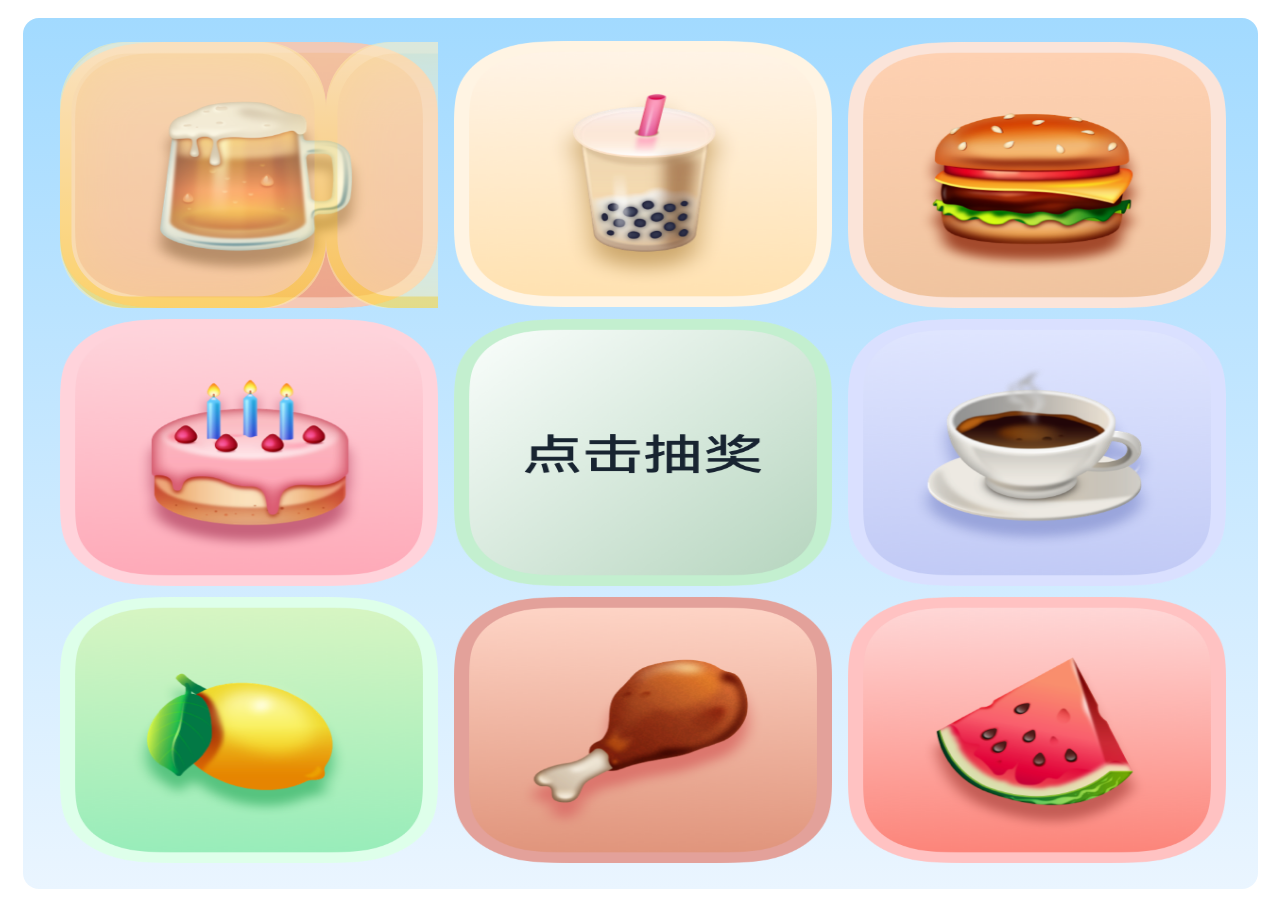
<file: projects/CustomWebView/entry/src/main/resources/rawfile/local/index.html>
<!--
Copyright (c) 2022 Huawei Device Co., Ltd.
Licensed under the Apache License, Version 2.0 (the "License");
you may not use this file except in compliance with the License.
You may obtain a copy of the License at
    http://www.apache.org/licenses/LICENSE-2.0
Unless required by applicable law or agreed to in writing, software
distributed under the License is distributed on an "AS IS" BASIS,
WITHOUT WARRANTIES OR CONDITIONS OF ANY KIND, either express or implied.
See the License for the specific language governing permissions and
limitations under the License.
-->

<!DOCTYPE html>
<html>
<head>
    <link rel="stylesheet" type="text/css" href="./css/index.css">
    <meta charset="UTF-8">
    <title>抽奖页面</title>
    <style>
        #prize {
            border-radius: 16px 16px 16px 16px;
            background-image: linear-gradient(180deg, #A2DAFF 0%, #EAF5FF 100%);
            margin-left: 1.82%;
            margin-top: 1.43%;
            width: 96.5%;
            height: 96.7%;
        }
    </style>
</head>
<body>
    <div class="luckyDraw">
        <!-- Use an unordered list to implement a lottery tray -->
        <ul id="prize" class="prizes">
            <li class="prizes-li active-li"><img class="pic" src="#"></li>
            <li class="prizes-li"><img class="pic" src="#"></li>
            <li class="prizes-li"><img class="pic" src="#"></li>
            <li class="prizes-li"><img class="pic" src="#"></li>
            <li class="prizes-li"><img class="pic" src="#"></li>
            <li class="prizes-li"><img class="pic" src="#"></li>
            <li class="prizes-li"><img class="pic" src="#"></li>
            <li class="prizes-li"><img class="pic" src="#"></li>
            <li class="prizes-li"><img class="pic" onclick="startDraw()" src="#"></li>
        </ul>
    </div>
    <script src="./js/index.js"></script>
</body>
</html>
</file>
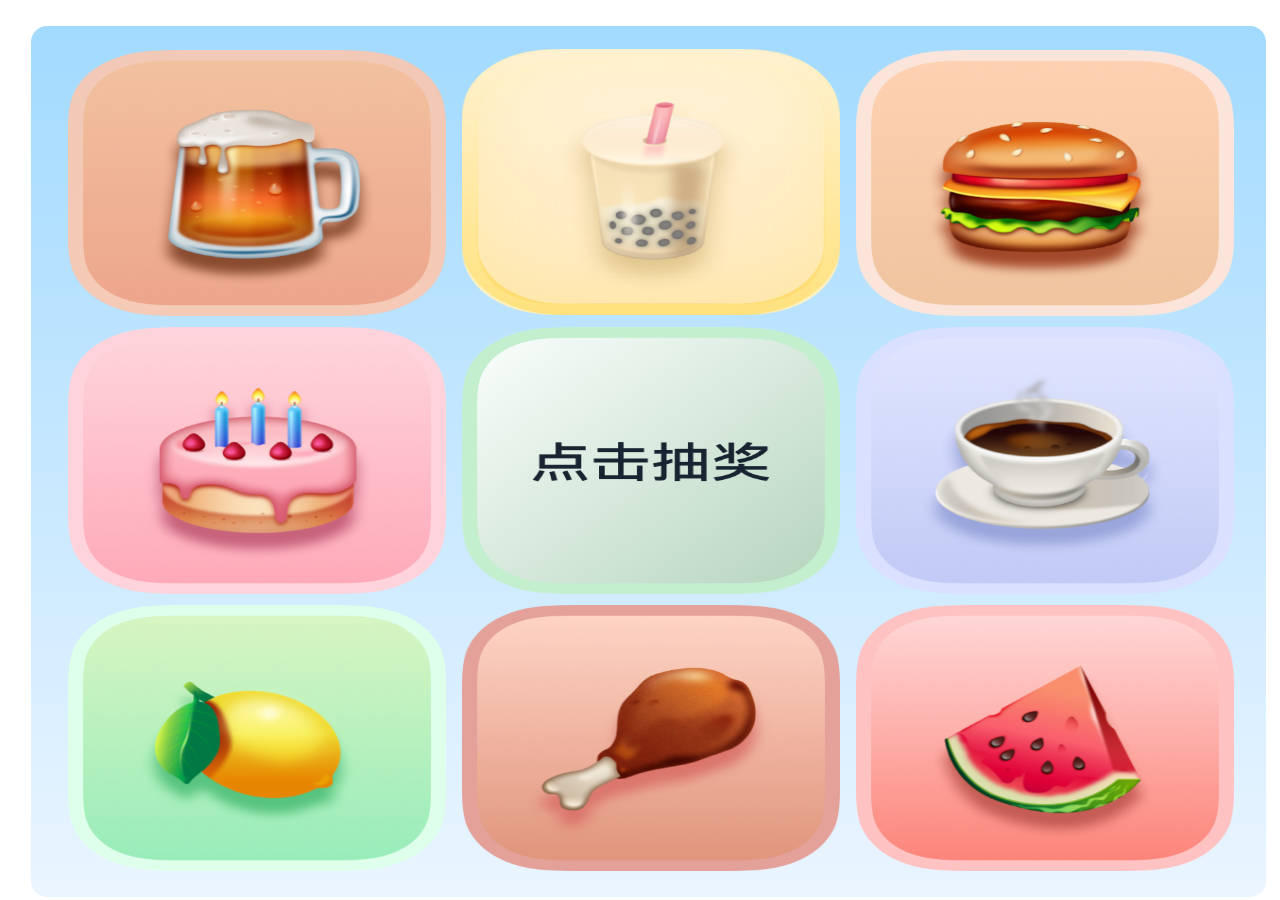
<file: projects/CustomWebView/entry/src/main/resources/rawfile/vue3/index.html>
<!DOCTYPE html>
<html lang="en">
  <head>
    <meta charset="UTF-8">
    <link rel="icon" href="./favicon.ico">
    <meta name="viewport" content="width=device-width, initial-scale=1.0">
    <title>Vite App</title>
    <script type="module" crossorigin src="./assets/index-ExHN6FAg.js"></script>
    <link rel="stylesheet" crossorigin href="./assets/index-D7KJcfCF.css">
    <script type="module">import.meta.url;import("_").catch(()=>1);(async function*(){})().next();if(location.protocol!="file:"){window.__vite_is_modern_browser=true}</script>
    <script type="module">!function(){if(window.__vite_is_modern_browser)return;console.warn("vite: loading legacy chunks, syntax error above and the same error below should be ignored");var e=document.getElementById("vite-legacy-polyfill"),n=document.createElement("script");n.src=e.src,n.onload=function(){System.import(document.getElementById('vite-legacy-entry').getAttribute('data-src'))},document.body.appendChild(n)}();</script>
  </head>
  <body>
    <div id="app"></div>
    <script src="./communication.js"></script>

    <script nomodule>!function(){var e=document,t=e.createElement("script");if(!("noModule"in t)&&"onbeforeload"in t){var n=!1;e.addEventListener("beforeload",(function(e){if(e.target===t)n=!0;else if(!e.target.hasAttribute("nomodule")||!n)return;e.preventDefault()}),!0),t.type="module",t.src=".",e.head.appendChild(t),t.remove()}}();</script>
    <script nomodule crossorigin id="vite-legacy-polyfill" src="./assets/polyfills-legacy-Bc5HlS0r.js"></script>
    <script nomodule crossorigin id="vite-legacy-entry" data-src="./assets/index-legacy-BBXg1w0G.js">System.import(document.getElementById('vite-legacy-entry').getAttribute('data-src'))</script>
    <script>
      (function (win) {
        let scripts = document.getElementsByTagName('script')
        for(let i = 0; i < scripts.length; i++) {
          let script = scripts[i]
          let url = script.getAttribute("src")
          let type = script.getAttribute("type")
          let scriptText = script.innerHTML
          if (url || type === "module") {
            let tag=document.createElement('script');
            tag.setAttribute('url',url);
            tag.innerHTML = scriptText
            script.remove()
            document.getElementsByTagName('head')[0].appendChild(tag)
          }
        }
      })(window)
    </script>
  </body>
</html>
</file>
<file: projects/CustomWebView/entry/src/main/resources/rawfile/local/css/index.css>
/*
 * Copyright (c) 2022 Huawei Device Co., Ltd.
 * Licensed under the Apache License, Version 2.0 (the "License");
 * you may not use this file except in compliance with the License.
 * You may obtain a copy of the License at
 *
 *     http://www.apache.org/licenses/LICENSE-2.0
 *
 * Unless required by applicable law or agreed to in writing, software
 * distributed under the License is distributed on an "AS IS" BASIS,
 * WITHOUT WARRANTIES OR CONDITIONS OF ANY KIND, either express or implied.
 * See the License for the specific language governing permissions and
 * limitations under the License.
 */

/* Reset Style */
* {
    margin: 0;
    padding: 0;
    list-style: none;
    text-decoration: none;
}

/* Picture Style */

img {
    width: 100%;
    height: 100%;
    margin: auto;
    display: block;
}

/* Sweepstakes List */

.prizes {
    width: 96.5%;
    height: 96.7%;
    position: absolute;
}

/* Start Sweepstakes Text */

.trigger {
    font-size: 22px;
    text-align: center;
    display: block;
}

/* Prize Plaid */

.prizes li {
    width: 30.6%;
    height: 30.6%;
    box-sizing: border-box;
    position: absolute;
}


/* Prize Grid Position */

.prizes li:nth-of-type(1) {
    left: 3.0%;
    top: 2.7%;
}

.prizes li:nth-of-type(2) {
    left: 34.9%;
    top: 2.6%;
}

.prizes li:nth-of-type(3) {
    left: 66.8%;
    top: 2.7%;
}

.prizes li:nth-of-type(4) {
    left: 66.8%;
    top: 34.6%;
}

.prizes li:nth-of-type(5) {
    left: 66.8%;
    top: 66.5%;
}

.prizes li:nth-of-type(6) {
    left: 34.9%;
    top: 66.5%;
}

.prizes li:nth-of-type(7) {
    left: 3.0%;
    top: 66.5%;
}

.prizes li:nth-of-type(8) {
    left: 3.0%;
    top: 34.6%;
}

.prizes li:nth-of-type(9) {
    left: 34.9%;
    top: 34.6%;
}

/* Draw effect */

.active-li:after {
    top: 0;
    left: 0;
    width: 100%;
    content: "";
    height: 100%;
    position: absolute;
    opacity: 0.6;
    background-size: contain;
    background-image: url('../img/background.svg');
}
</file>
